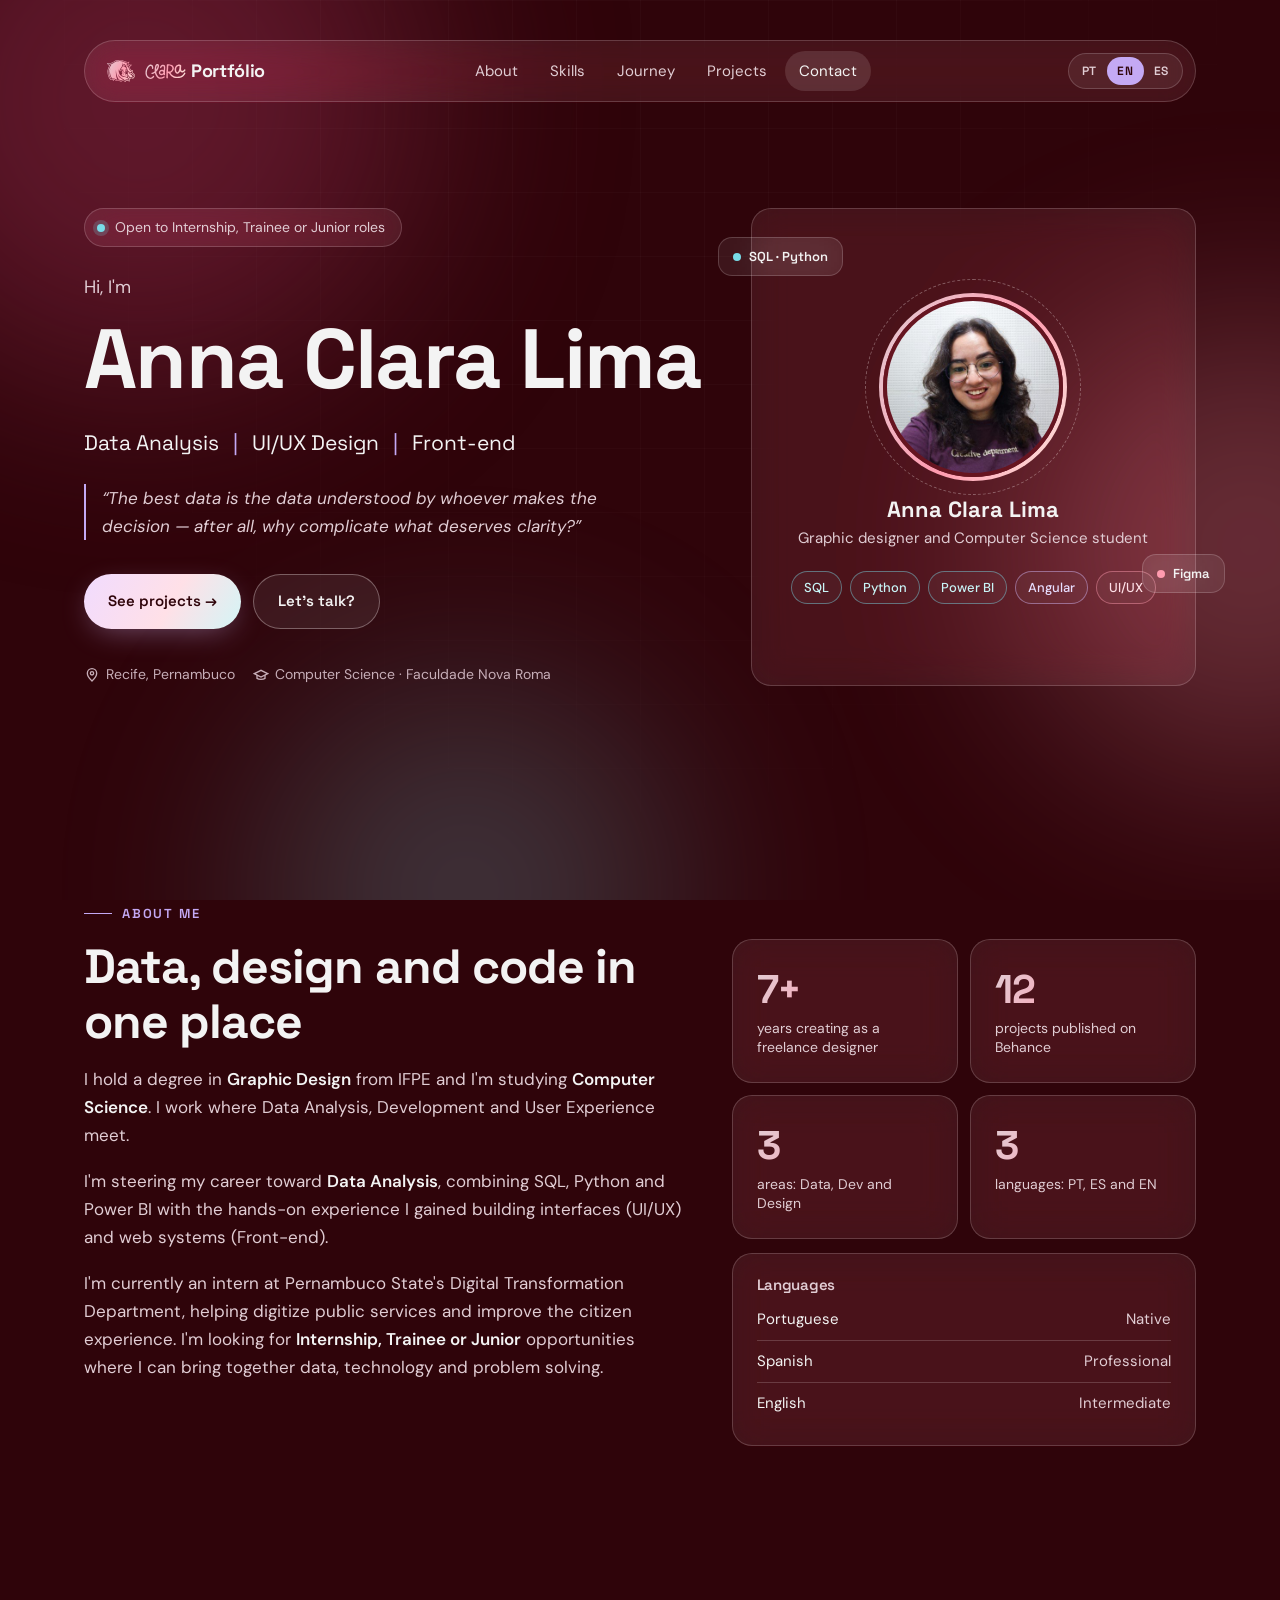
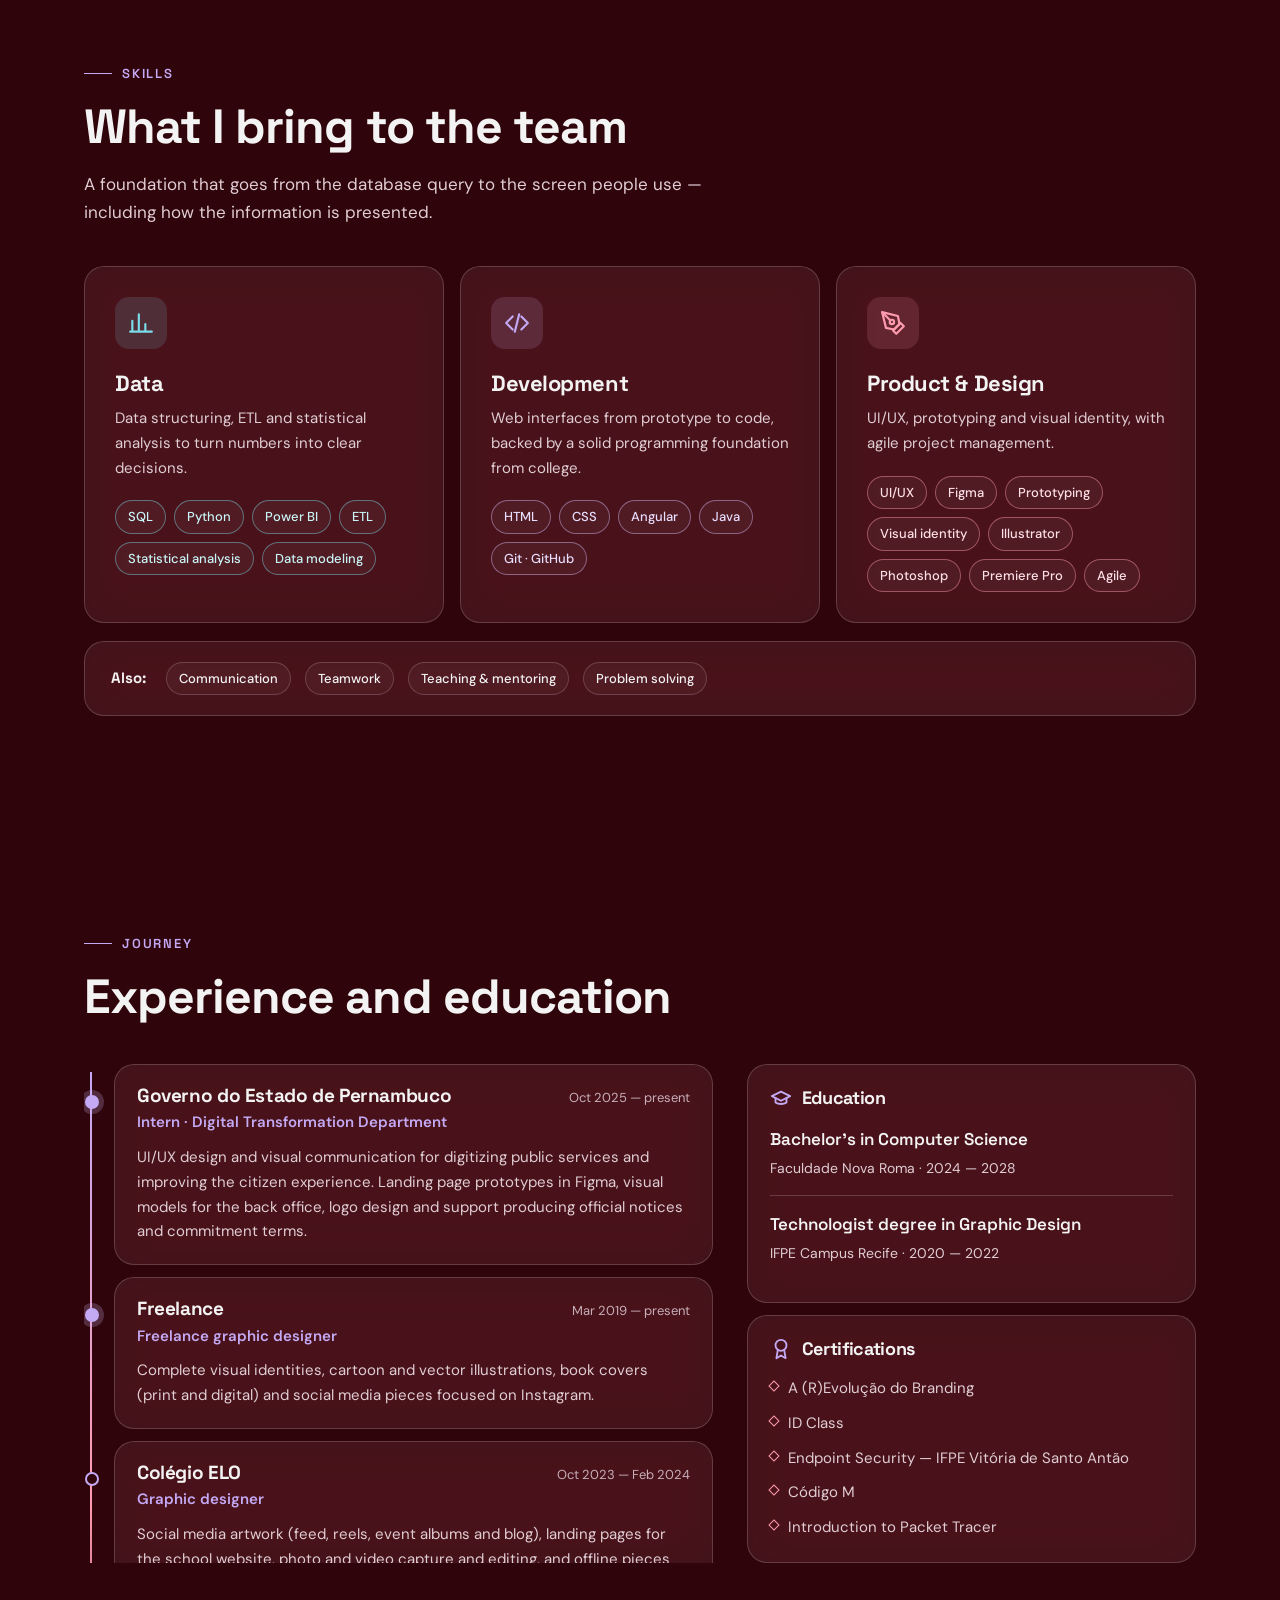
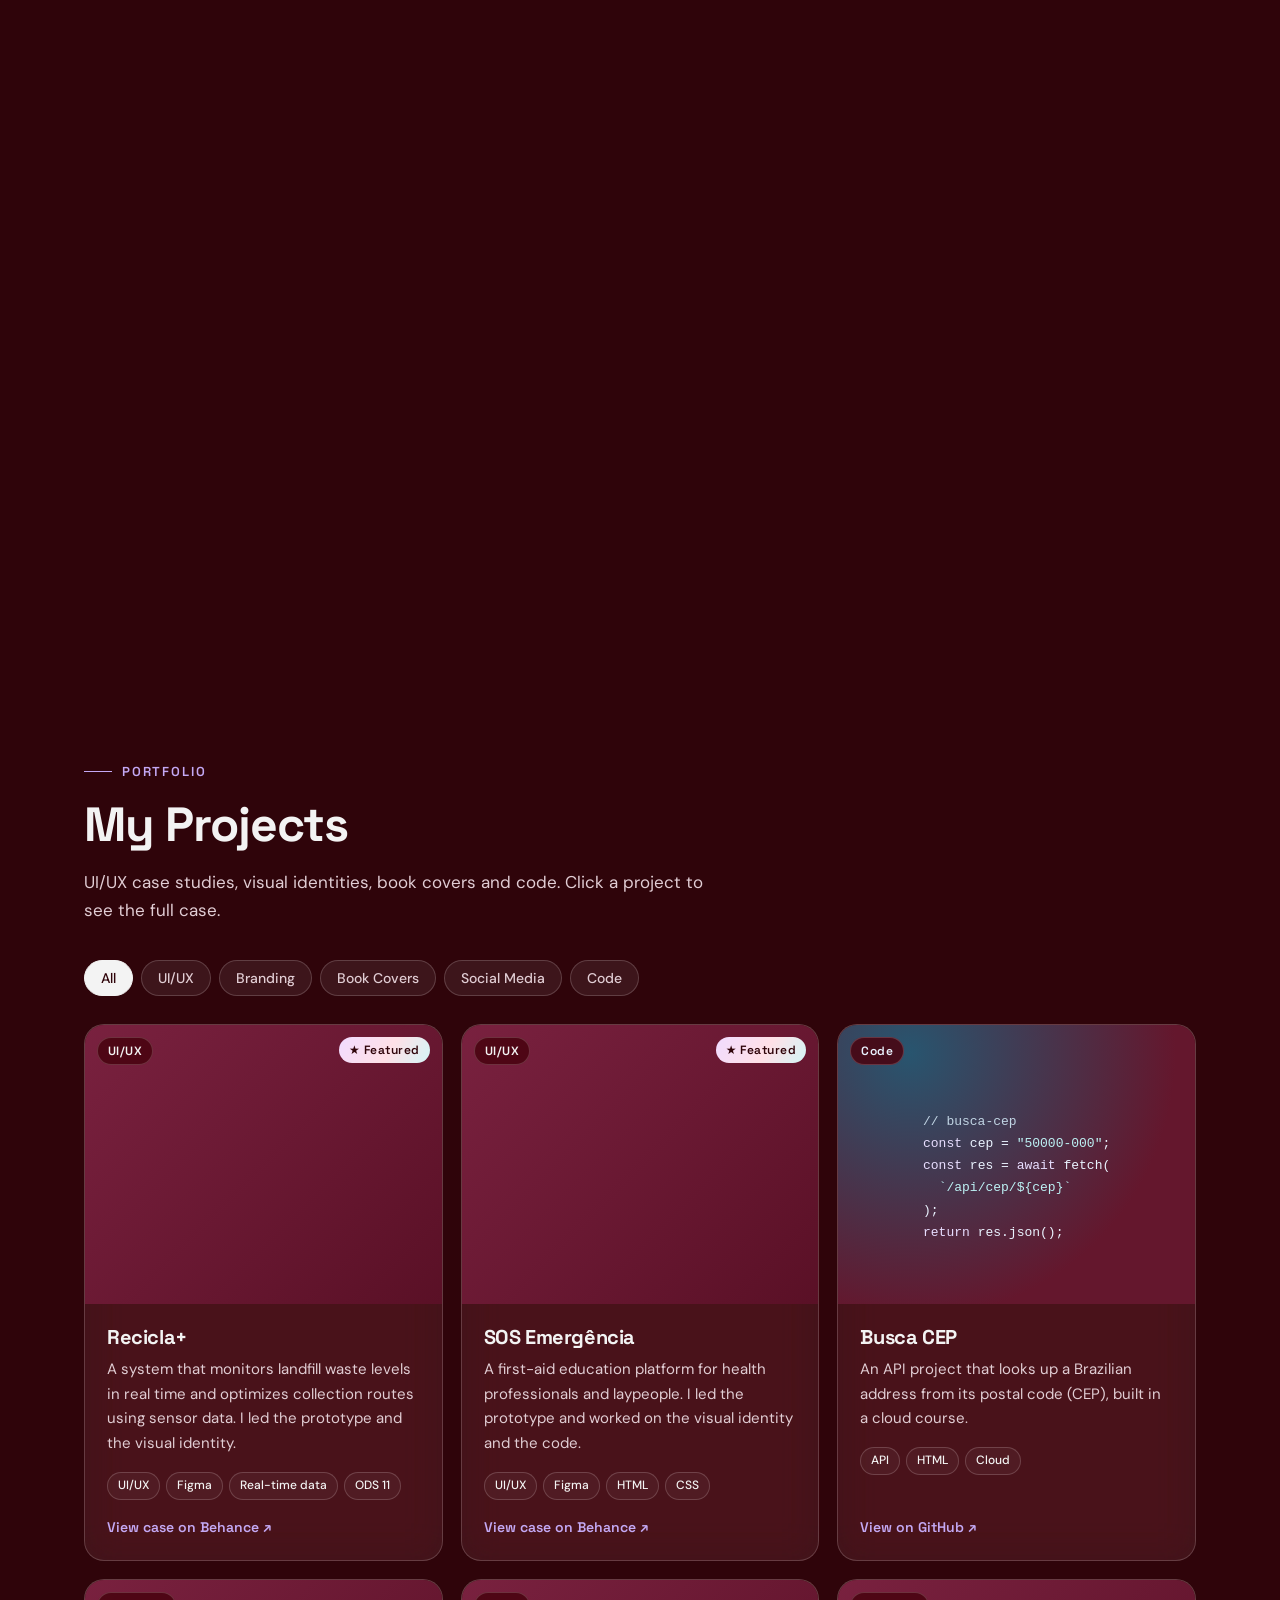
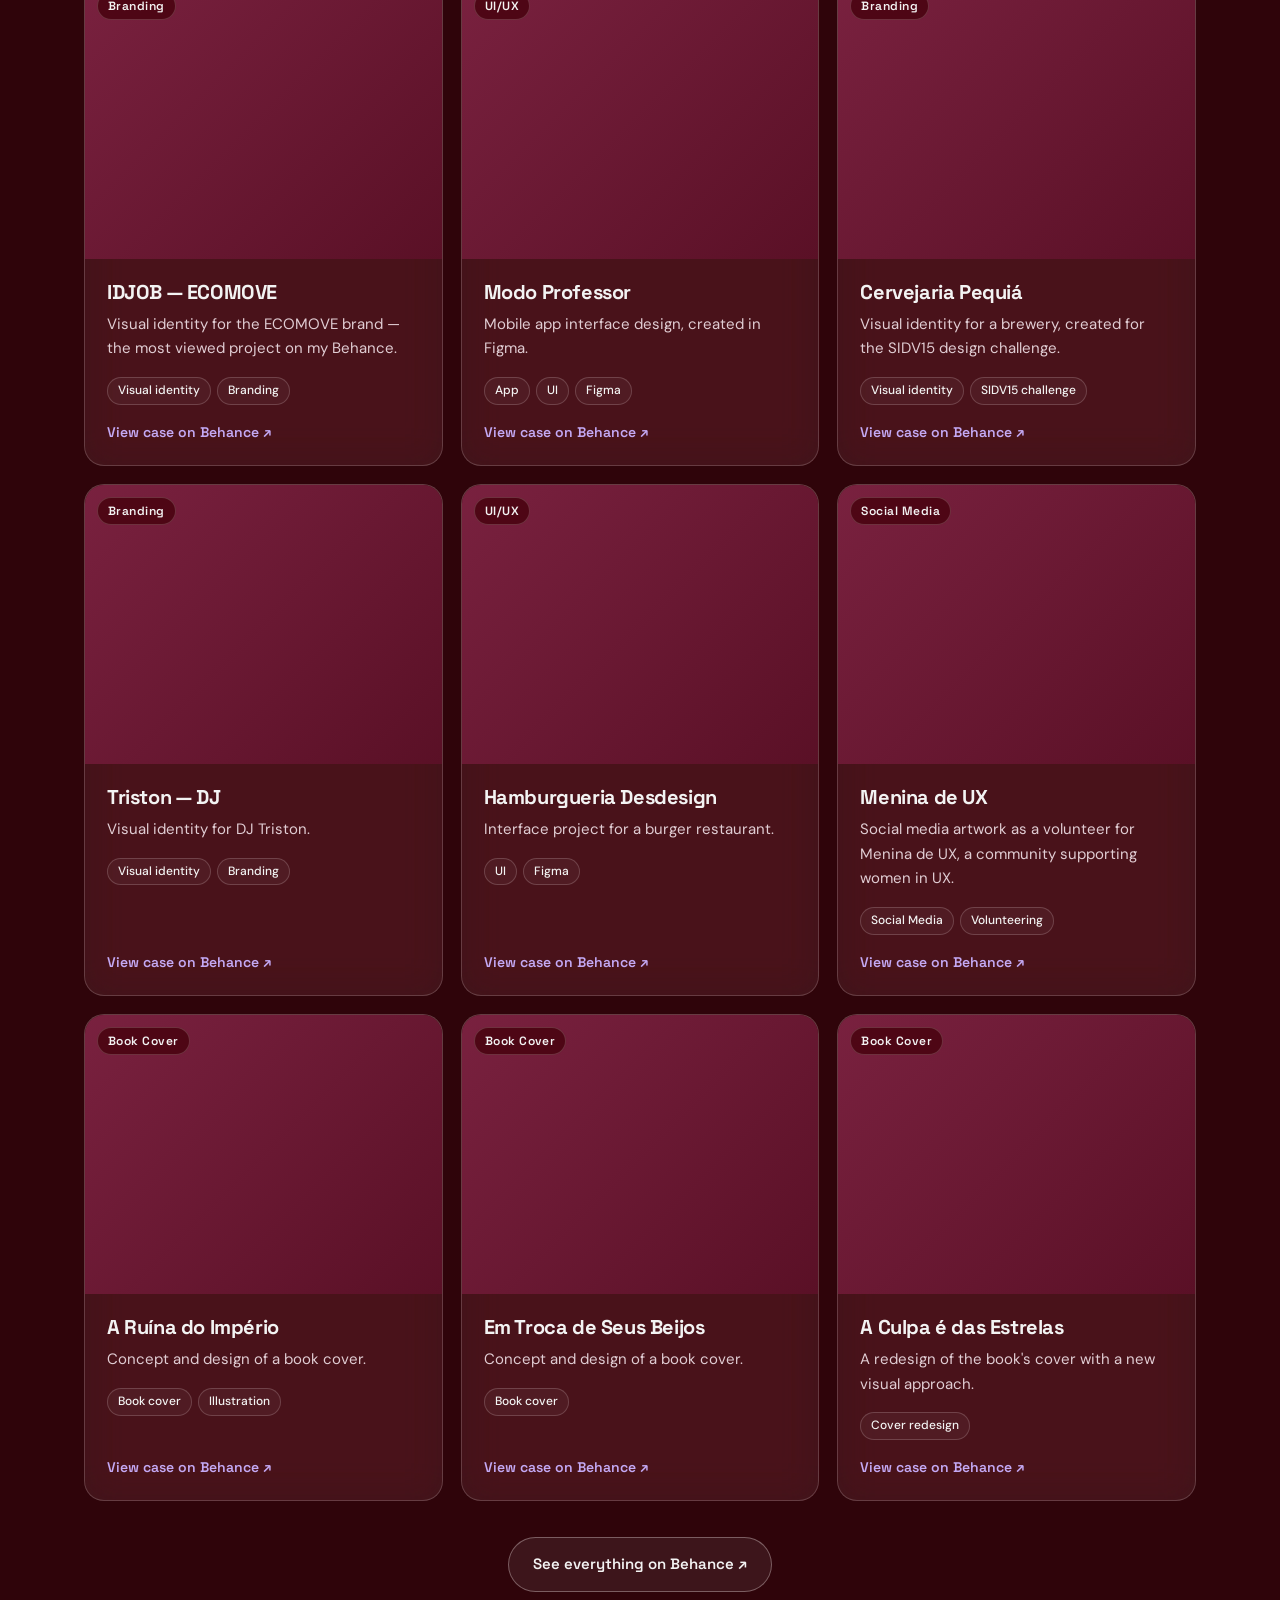
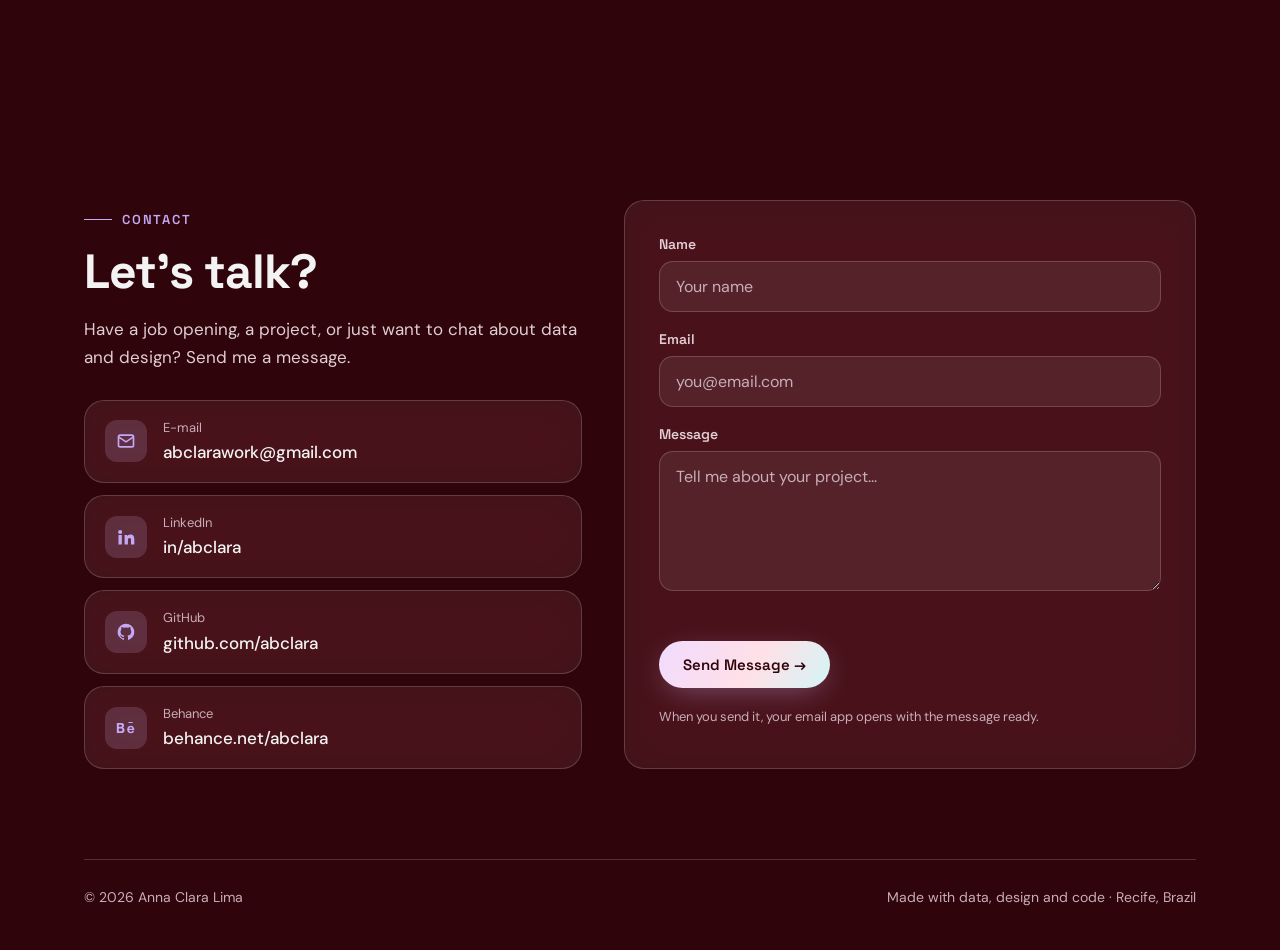
<file: front/index.html>
<!DOCTYPE html>
<html lang="pt-br">

<head>
    <meta charset="UTF-8">
    <meta name="viewport" content="width=device-width, initial-scale=1.0">
    <title>Clara Portfólio</title>
    <meta name="description" content="Portfólio de Anna Clara Lima — Analista de Dados, UI/UX e Front-end em Recife.">
    <meta name="theme-color" content="#2f040a">

    <!-- Ícone da aba -->
    <link rel="icon" href="./favicon.ico" sizes="32x32">
    <link rel="icon" href="./img/favicon.svg" type="image/svg+xml">
    <link rel="apple-touch-icon" href="./img/apple-touch-icon.png">

    <!-- Prévia ao compartilhar o link (WhatsApp, LinkedIn, Slack, Discord...) -->
    <meta property="og:type" content="website">
    <meta property="og:locale" content="pt_BR">
    <meta property="og:site_name" content="Anna Clara Lima">
    <meta property="og:title" content="Anna Clara Lima · Portfólio">
    <meta property="og:description" content="Portfólio de Anna Clara Lima — Analista de Dados, UI/UX e Front-end em Recife.">
    <meta property="og:url" content="https://abclara.github.io/">
    <meta property="og:image" content="https://abclara.github.io/img/og.png">
    <meta property="og:image:width" content="1200">
    <meta property="og:image:height" content="630">
    <meta property="og:image:alt" content="Anna Clara Lima — Analista de Dados, UI/UX e Front-end">
    <meta name="twitter:card" content="summary_large_image">
    <link rel="preconnect" href="https://fonts.googleapis.com">
    <link rel="preconnect" href="https://fonts.gstatic.com" crossorigin>
    <link
        href="https://fonts.googleapis.com/css2?family=Space+Grotesk:wght@500;600;700&family=DM+Sans:opsz,wght@9..40,400;9..40,500;9..40,600&display=swap"
        rel="stylesheet">
    <link rel="stylesheet" href="./styles.css">
    <script src="./home.js" defer></script>
</head>
<body>
  <div class="bg-glow" aria-hidden="true"><span></span><span></span><span></span></div>
  <div class="bg-grid" aria-hidden="true"></div>

  <!-- MENU -->
  <header class="menu">
    <div class="container">
      <nav class="glass-card" aria-label="Principal">
        <a class="menu-brand" href="#inicio"><span class="logo-doll" aria-hidden="true"></span><span class="txt"><span class="logo-name" aria-hidden="true"></span><span class="visually-hidden">Clara</span> Portfólio</span></a>
        <ul class="nav-links" id="nav-links">
          <li><a href="#sobre" data-i18n="nav.about">Sobre</a></li>
          <li><a href="#skills" data-i18n="nav.skills">Skills</a></li>
          <li><a href="#trajetoria" data-i18n="nav.journey">Trajetória</a></li>
          <li><a href="#projetos" data-i18n="nav.projects">Projetos</a></li>
          <li><a href="#contato" data-i18n="nav.contact">Contato</a></li>
        </ul>
        <div class="nav-right">
          <fieldset class="lang-switch">
            <legend class="visually-hidden" data-i18n="nav.language">Idioma</legend>
            <button type="button" data-lang="pt" aria-pressed="true">PT</button>
            <button type="button" data-lang="en" aria-pressed="false">EN</button>
            <button type="button" data-lang="es" aria-pressed="false">ES</button>
          </fieldset>
          <button class="menu-toggle" type="button" aria-controls="nav-links" aria-expanded="false" aria-label="Abrir menu">
            <svg aria-hidden="true" focusable="false" width="18" height="18" viewBox="0 0 24 24" fill="none" stroke="currentColor" stroke-width="2" stroke-linecap="round"><path d="M4 7h16M4 12h16M4 17h16"/></svg>
          </button>
        </div>
      </nav>
    </div>
  </header>

  <main>
    <!-- BANNER -->
    <section class="banner" id="inicio">
      <div class="container banner-grid">
        <div>
          <div class="status-pill glass-card reveal"><span class="live" aria-hidden="true"></span><span data-i18n="hero.status">Aberta a Estágio, Trainee ou Júnior</span></div>
          <p class="hello reveal" data-i18n="hero.hello">Olá, eu sou</p>
          <h1 class="reveal">Anna Clara Lima</h1>
          <div class="roles reveal">
            <span data-i18n="hero.role1">Análise de Dados</span>
            <span>UI/UX Design</span>
            <span>Front-end</span>
          </div>
          <p class="banner-quote reveal" data-i18n="hero.quote">“O melhor dado é aquele que é compreendido por quem decide — afinal, para quê complicar o que merece clareza?”</p>
          <div class="banner-ctas reveal">
            <a class="btn-primary" href="#projetos" data-i18n="hero.cta1">Ver projetos →</a>
            <a class="btn-ghost" href="#contato" data-i18n="hero.cta2">Vamos trocar ideia?</a>
          </div>
          <div class="banner-meta reveal">
            <span>
              <svg aria-hidden="true" focusable="false" width="16" height="16" viewBox="0 0 24 24" fill="none" stroke="currentColor" stroke-width="2"><path d="M12 21s-7-6.2-7-11.5A7 7 0 0 1 19 9.5C19 14.8 12 21 12 21z"/><circle cx="12" cy="9.5" r="2.5"/></svg>
              Recife, Pernambuco
            </span>
            <span>
              <svg aria-hidden="true" focusable="false" width="16" height="16" viewBox="0 0 24 24" fill="none" stroke="currentColor" stroke-width="2"><path d="M22 10 12 5 2 10l10 5 10-5z"/><path d="M6 12v5c3 2 9 2 12 0v-5"/></svg>
              <span data-i18n="hero.meta">Ciência da Computação · Faculdade Nova Roma</span>
            </span>
          </div>
        </div>

        <div class="profile-card glass-card reveal">
          <div class="float-chip glass-card one"><i style="background:var(--teal)"></i>SQL · Python</div>
          <div class="float-chip glass-card two"><i style="background:var(--pink)"></i>Figma</div>
          <div class="avatar"><img src="[data-uri]" alt="Foto de Anna Clara Lima" width="400" height="400"></div>
          <p class="profile-name">Anna Clara Lima</p>
          <p class="sub" data-i18n="hero.cardSub">Analista de Dados | Estudante de Ciência da Computação | Designer gráfica</p>
          <div class="profile-stack">
            <span class="chip data">SQL</span>
            <span class="chip data">Python</span>
            <span class="chip data">Power BI</span>
            <span class="chip dev">Angular</span>
            <span class="chip design">UI/UX</span>
          </div>
        </div>
      </div>
    </section>

    <!-- SOBRE MIM -->
    <section id="sobre">
      <div class="container">
        <span class="eyebrow" data-i18n="about.eyebrow">Sobre mim</span>
        <div class="about-grid">
          <div class="about-text reveal">
            <h2 class="section-title" data-i18n="about.title">Dados, design e código no mesmo lugar</h2>
            <p data-i18n="about.p1">Sou graduada em <strong>Design Gráfico</strong> pelo IFPE e estudante de <strong>Ciência da Computação</strong>. Atuo na intersecção entre Análise de Dados, Desenvolvimento e Experiência do Usuário.</p>
            <p data-i18n="about.p2">Venho direcionando minha carreira para a <strong>Análise de Dados</strong>, combinando SQL, Python e Power BI com a experiência prática que adquiri desenvolvendo interfaces (UI/UX) e sistemas web (Front-end).</p>
            <p data-i18n="about.p3">Hoje sou estagiária na Secretaria de Transformação Digital do Governo de Pernambuco, ajudando a digitalizar serviços e melhorar a experiência do cidadão. Busco oportunidades de <strong>Estágio, Trainee ou Júnior</strong> onde eu possa unir dados, tecnologia e resolução de problemas.</p>
          </div>
          <div class="reveal">
            <div class="stats">
              <div class="stat glass-card"><div class="num grad-text">7+</div><div class="label" data-i18n="about.stat1">anos criando como designer freelancer</div></div>
              <div class="stat glass-card"><div class="num grad-text">12</div><div class="label" data-i18n="about.stat2">projetos publicados no Behance</div></div>
              <div class="stat glass-card"><div class="num grad-text">3</div><div class="label" data-i18n="about.stat3">frentes: Dados, Dev e Design</div></div>
              <div class="stat glass-card"><div class="num grad-text">3</div><div class="label" data-i18n="about.stat4">idiomas: PT, ES e EN</div></div>
            </div>
            <div class="about-langs glass-card">
              <h3 data-i18n="about.langs">Idiomas</h3>
              <div class="lang-row"><span data-i18n="lang.pt">Português</span><span data-i18n="lang.ptLvl">Nativo</span></div>
              <div class="lang-row"><span data-i18n="lang.es">Espanhol</span><span data-i18n="lang.esLvl">Profissional</span></div>
              <div class="lang-row"><span data-i18n="lang.en">Inglês</span><span data-i18n="lang.enLvl">Intermediário</span></div>
            </div>
          </div>
        </div>
      </div>
    </section>

    <!-- SKILLS -->
    <section id="skills">
      <div class="container">
        <span class="eyebrow">Skills</span>
        <h2 class="section-title reveal" data-i18n="skills.title">O que eu levo para o time</h2>
        <p class="section-lead reveal" data-i18n="skills.lead">Uma base que vai da consulta no banco até a tela que a pessoa usa — e passa pela forma como a informação é apresentada.</p>

        <div class="skills-grid">
          <article class="skill-card glass-card data reveal">
            <div class="skill-icon" aria-hidden="true">
              <svg width="26" height="26" viewBox="0 0 24 24" fill="none" stroke="currentColor" stroke-width="2" stroke-linecap="round"><path d="M4 20V10M10 20V4M16 20v-7M22 20H2"/></svg>
            </div>
            <h3 data-i18n="skills.dataTitle">Dados</h3>
            <p data-i18n="skills.dataText">Estruturação de bases, ETL e análise estatística para transformar números em decisões claras.</p>
            <div class="chips">
              <span class="chip data">SQL</span><span class="chip data">Python</span><span class="chip data">Power BI</span><span class="chip data">ETL</span><span class="chip data" data-i18n="skills.stats">Análise estatística</span><span class="chip data" data-i18n="skills.bases">Estruturação de bases</span>
            </div>
          </article>
          <article class="skill-card glass-card dev reveal">
            <div class="skill-icon" aria-hidden="true">
              <svg width="26" height="26" viewBox="0 0 24 24" fill="none" stroke="currentColor" stroke-width="2" stroke-linecap="round" stroke-linejoin="round"><path d="m8 6-6 6 6 6M16 6l6 6-6 6M14 4l-4 16"/></svg>
            </div>
            <h3 data-i18n="skills.devTitle">Desenvolvimento</h3>
            <p data-i18n="skills.devText">Interfaces web do protótipo ao código, com base sólida de programação da faculdade.</p>
            <div class="chips">
              <span class="chip dev">HTML</span><span class="chip dev">CSS</span><span class="chip dev">Angular</span><span class="chip dev">Java</span><span class="chip dev">Git · GitHub</span>
            </div>
          </article>
          <article class="skill-card glass-card design reveal">
            <div class="skill-icon" aria-hidden="true">
              <svg width="26" height="26" viewBox="0 0 24 24" fill="none" stroke="currentColor" stroke-width="2" stroke-linecap="round" stroke-linejoin="round"><path d="M12 19l7-7 3 3-7 7-3-3z"/><path d="M18 13l-1.5-7.5L2 2l3.5 14.5L13 18l5-5z"/><path d="M2 2l7.6 7.6"/><circle cx="11" cy="11" r="2"/></svg>
            </div>
            <h3 data-i18n="skills.designTitle">Produto &amp; Design</h3>
            <p data-i18n="skills.designText">UI/UX, prototipagem e identidade visual, com gestão de projetos em metodologias ágeis.</p>
            <div class="chips">
              <span class="chip design">UI/UX</span><span class="chip design">Figma</span><span class="chip design" data-i18n="skills.proto">Prototipagem</span><span class="chip design" data-i18n="skills.brand">Identidade visual</span><span class="chip design">Illustrator</span><span class="chip design">Photoshop</span><span class="chip design">Premiere Pro</span><span class="chip design">Agile</span>
            </div>
          </article>
        </div>
        <div class="soft-skills glass-card reveal">
          <strong data-i18n="skills.soft">Também:</strong>
          <span class="chip" data-i18n="skills.soft1">Comunicação</span>
          <span class="chip" data-i18n="skills.soft2">Trabalho em equipe</span>
          <span class="chip" data-i18n="skills.soft3">Ensino e mentoria</span>
          <span class="chip" data-i18n="skills.soft4">Resolução de problemas</span>
        </div>
      </div>
    </section>

    <!-- TRAJETÓRIA -->
    <section id="trajetoria">
      <div class="container">
        <div class="journey-stage">
          <div class="journey-scene">
            <span class="eyebrow" data-i18n="journey.eyebrow">Trajetória</span>
            <h2 class="section-title reveal" id="journey-title" data-i18n="journey.title">Experiência e formação</h2>

            <div class="journey-grid">
          <section class="timeline" aria-labelledby="journey-title">
            <div class="timeline-track">
            <article class="tl-item glass-card current reveal">
              <div class="tl-head"><h3>Governo do Estado de Pernambuco</h3><span class="tl-date" data-i18n="exp.gov.date">out 2025 — atual</span></div>
              <div class="tl-role" data-i18n="exp.gov.role">Estagiária · Secretaria de Transformação Digital</div>
              <p data-i18n="exp.gov.text">UI/UX Design e comunicação visual para a digitalização de serviços e a melhoria da experiência do cidadão. Prototipação de landing pages no Figma, modelos visuais para o backoffice, criação de logos e apoio na geração de comunicados oficiais e termos de compromisso.</p>
            </article>
            <article class="tl-item glass-card current reveal">
              <div class="tl-head"><h3>Freelance</h3><span class="tl-date" data-i18n="exp.free.date">mar 2019 — atual</span></div>
              <div class="tl-role" data-i18n="exp.free.role">Designer gráfica autônoma</div>
              <p data-i18n="exp.free.text">Identidades visuais completas, ilustrações em estilo cartoon e vetorizado, capas de livros (físico e digital) e peças para redes sociais com foco no Instagram.</p>
            </article>
            <article class="tl-item glass-card reveal">
              <div class="tl-head"><h3>Colégio ELO</h3><span class="tl-date" data-i18n="exp.elo.date">out 2023 — fev 2024</span></div>
              <div class="tl-role" data-i18n="exp.elo.role">Designer gráfica</div>
              <p data-i18n="exp.elo.text">Artes para redes sociais (feed, reels, álbuns de eventos e blog), landing pages para o site do colégio, captação e edição de foto e vídeo, e peças offline como banners e sinalização.</p>
            </article>
            <article class="tl-item glass-card reveal">
              <div class="tl-head"><h3>TR Digital</h3><span class="tl-date" data-i18n="exp.tr.date">nov 2020 — fev 2021</span></div>
              <div class="tl-role" data-i18n="exp.tr.role">Estagiária</div>
              <p data-i18n="exp.tr.text">Artes para redes sociais e capas para o YouTube, gestão e agendamento de posts da empresa e de clientes, e diagramação de materiais de cursos em PDF.</p>
            </article>
            <article class="tl-item glass-card reveal">
              <div class="tl-head"><h3>Escola SAGA</h3><span class="tl-date" data-i18n="exp.saga.date">mai 2019 — mar 2020</span></div>
              <div class="tl-role" data-i18n="exp.saga.role">Monitora</div>
              <p data-i18n="exp.saga.text">Apoio ao professor em sala, aulas de reposição e oficinas de um mês de Adobe Photoshop: edição, manipulação de imagens e pintura digital.</p>
            </article>
            </div>
          </section>

          <div class="side-stack">
            <div class="side-block glass-card reveal">
              <h3>
                <svg class="side-ic" aria-hidden="true" focusable="false" width="22" height="22" viewBox="0 0 24 24" fill="none" stroke="currentColor" stroke-width="2" stroke-linecap="round" stroke-linejoin="round"><path d="M22 10 12 5 2 10l10 5 10-5z"/><path d="M6 12v5c3 2 9 2 12 0v-5"/></svg>
                <span data-i18n="journey.edu">Formação</span>
              </h3>
              <div class="edu">
                <strong data-i18n="edu.cc">Bacharelado em Ciência da Computação</strong>
                <span>Faculdade Nova Roma · 2024 — 2028</span>
              </div>
              <div class="edu">
                <strong data-i18n="edu.dg">Tecnologia em Design Gráfico (CST)</strong>
                <span>IFPE Campus Recife · 2020 — 2022</span>
              </div>
            </div>
            <div class="side-block glass-card reveal">
              <h3>
                <svg class="side-ic" aria-hidden="true" focusable="false" width="22" height="22" viewBox="0 0 24 24" fill="none" stroke="currentColor" stroke-width="2" stroke-linecap="round" stroke-linejoin="round"><circle cx="12" cy="8" r="6"/><path d="M15.477 12.89 17 22l-5-3-5 3 1.523-9.11"/></svg>
                <span data-i18n="journey.certs">Certificações</span>
              </h3>
              <ul class="cert-list">
                <li>A (R)Evolução do Branding</li>
                <li>ID Class</li>
                <li data-i18n="cert.endpoint">Segurança de Endpoint — IFPE Vitória de Santo Antão</li>
                <li>Código M</li>
                <li>Introduction to Packet Tracer</li>
              </ul>
            </div>
          </div>
          </div>
        </div>
        </div>
      </div>
    </section>

    <!-- PROJETOS -->
    <section id="projetos">
      <div class="container">
        <span class="eyebrow" data-i18n="projects.eyebrow">Portfólio</span>
        <div class="projects-head">
          <div>
            <h2 class="section-title reveal" data-i18n="projects.title">Meus Projetos</h2>
            <p class="section-lead reveal" data-i18n="projects.lead">Cases de UI/UX, identidades visuais, capas de livro e código. Clique em um projeto para ver o case completo.</p>
          </div>
        </div>
        <fieldset class="filters reveal">
          <legend class="visually-hidden" data-i18n="filter.label">Filtrar projetos</legend>
          <button type="button" data-filter="all" aria-pressed="true" data-i18n="filter.all">Todos</button>
          <button type="button" data-filter="uiux" aria-pressed="false">UI/UX</button>
          <button type="button" data-filter="brand" aria-pressed="false" data-i18n="filter.brand">Identidade Visual</button>
          <button type="button" data-filter="cover" aria-pressed="false" data-i18n="filter.cover">Capas de Livro</button>
          <button type="button" data-filter="social" aria-pressed="false" data-i18n="filter.social">Social Media</button>
          <button type="button" data-filter="code" aria-pressed="false" data-i18n="filter.code">Código</button>
        </fieldset>
        <div class="projects-grid" id="projects-grid"></div>
        <div class="more-cta reveal">
          <a class="btn-ghost" href="https://www.behance.net/abclara" target="_blank" rel="noopener" data-i18n="projects.more">Ver tudo no Behance ↗</a>
        </div>
      </div>
    </section>
  </main>

  <!-- CONTATO -->
  <footer id="contato">
    <div class="container">
      <div class="contact-grid">
        <div class="reveal">
          <span class="eyebrow" data-i18n="contact.eyebrow">Contato</span>
          <h2 class="section-title" data-i18n="contact.title">Vamos trocar ideia?</h2>
          <p class="section-lead" data-i18n="contact.lead">Tem uma vaga, um projeto ou só quer conversar sobre dados e design? Me manda uma mensagem.</p>
          <div class="contact-links">
            <a class="contact-link glass-card" href="mailto:abclarawork@gmail.com">
              <span class="ic" aria-hidden="true"><svg width="20" height="20" viewBox="0 0 24 24" fill="none" stroke="currentColor" stroke-width="2"><rect x="3" y="5" width="18" height="14" rx="2"/><path d="m3 7 9 6 9-6"/></svg></span>
              <div><small>E-mail</small><span>abclarawork@gmail.com</span></div>
            </a>
            <a class="contact-link glass-card" href="https://www.linkedin.com/in/abclara" target="_blank" rel="noopener">
              <span class="ic" aria-hidden="true"><svg width="20" height="20" viewBox="0 0 24 24" fill="currentColor"><path d="M4.98 3.5a2.5 2.5 0 1 1 0 5 2.5 2.5 0 0 1 0-5zM3 9.5h4V21H3V9.5zm6.5 0h3.8v1.6h.1c.5-1 1.8-2 3.8-2 4 0 4.8 2.6 4.8 6V21h-4v-5.1c0-1.2 0-2.8-1.7-2.8s-2 1.3-2 2.7V21h-4V9.5z"/></svg></span>
              <div><small>LinkedIn</small><span>in/abclara</span></div>
            </a>
            <a class="contact-link glass-card" href="https://github.com/abclara" target="_blank" rel="noopener">
              <span class="ic" aria-hidden="true"><svg width="20" height="20" viewBox="0 0 24 24" fill="currentColor"><path d="M12 2a10 10 0 0 0-3.2 19.5c.5.1.7-.2.7-.5v-1.7c-2.8.6-3.4-1.3-3.4-1.3-.5-1.2-1.1-1.5-1.1-1.5-.9-.6.1-.6.1-.6 1 .1 1.5 1 1.5 1 .9 1.5 2.3 1.1 2.9.8.1-.6.3-1.1.6-1.3-2.2-.3-4.6-1.1-4.6-5 0-1.1.4-2 1-2.7-.1-.3-.4-1.3.1-2.7 0 0 .8-.3 2.8 1a9.6 9.6 0 0 1 5 0c1.9-1.3 2.8-1 2.8-1 .5 1.4.2 2.4.1 2.7.6.7 1 1.6 1 2.7 0 3.9-2.3 4.7-4.6 5 .4.3.7.9.7 1.9V21c0 .3.2.6.7.5A10 10 0 0 0 12 2z"/></svg></span>
              <div><small>GitHub</small><span>github.com/abclara</span></div>
            </a>
            <a class="contact-link glass-card" href="https://www.behance.net/abclara" target="_blank" rel="noopener">
              <span class="ic" aria-hidden="true"><svg width="20" height="20" viewBox="0 0 24 24" fill="currentColor"><path d="M8.2 11.3c.9-.4 1.5-1.2 1.5-2.4C9.7 6.6 8 6 6 6H1v12h5.2c2.1 0 4.1-1 4.1-3.4 0-1.5-.7-2.6-2.1-3.3zM3.4 8h2.2c.8 0 1.6.2 1.6 1.2 0 .9-.6 1.2-1.4 1.2H3.4V8zm2.4 8H3.4v-3.3h2.5c1 0 1.7.4 1.7 1.6 0 1.2-.8 1.7-1.8 1.7zM15 4.7h5v1.4h-5V4.7zm7 9.2c0-2.6-1.5-4.7-4.2-4.7-2.6 0-4.4 2-4.4 4.6 0 2.7 1.7 4.5 4.4 4.5 2 0 3.4-.9 4-3h-2.1c-.2.8-1.1 1.2-1.9 1.2-1.4 0-2.1-.8-2.1-2.2H22v-.4zm-6.3-1.1c.1-1.1.8-1.8 2-1.8s1.8.7 1.9 1.8h-3.9z"/></svg></span>
              <div><small>Behance</small><span>behance.net/abclara</span></div>
            </a>
          </div>
        </div>

        <div class="glass-card contact-card reveal">
          <form class="contact-form" id="contact-form" novalidate>
            <div class="form-field">
              <label class="form-label" for="f-name" data-i18n="contact.form.name">Nome</label>
              <input class="form-input" id="f-name" name="name" type="text" autocomplete="name" placeholder="Seu nome" data-i18n-placeholder="contact.form.namePh" required>
            </div>
            <div class="form-field">
              <label class="form-label" for="f-email" data-i18n="contact.form.email">E-mail</label>
              <input class="form-input" id="f-email" name="email" type="email" autocomplete="email" placeholder="seu@email.com" data-i18n-placeholder="contact.form.emailPh" required>
            </div>
            <div class="form-field">
              <label class="form-label" for="f-msg" data-i18n="contact.form.message">Mensagem</label>
              <textarea class="form-textarea" id="f-msg" name="message" placeholder="Conte sobre seu projeto..." data-i18n-placeholder="contact.form.messagePh" required></textarea>
            </div>
            <p class="form-error" id="form-error" role="alert"></p>
            <button class="btn-primary" type="submit" style="align-self:flex-start" data-i18n="contact.form.send">Enviar Mensagem →</button>
            <p class="form-note" data-i18n="contact.form.note">Ao enviar, seu app de e-mail abre com a mensagem pronta.</p>
          </form>
        </div>
      </div>

      <div class="footer-bottom">
        <span>© <span id="year">2026</span> Anna Clara Lima</span>
        <span data-i18n="footer.made">Feito com dados, design e código · Recife, PE</span>
      </div>
    </div>
  </footer>
</body>
</html>
</file>
<file: front/styles.css>
:root {
        --bg: #2f040a;
        --bg-2: #661520;
        --text: #f3f3f3;
        --beige : #fceae0;
        --muted: #E1CDD4;
        --faint: #C7AEB8;
        --purple: #c4a9f4;
        --purple-deep: #9B3154;
        --pink: #FF9BAF;
        --teal: #79DCE8;
        --glass: rgba(255, 244, 246, 0.07);
        --glass-strong: rgba(255, 244, 246, 0.12);
        --stroke: rgba(255, 244, 246, 0.18);
        --stroke-strong: rgba(255, 244, 246, 0.32);
        --radius: 20px;
        --gradient: linear-gradient(120deg, var(--muted) 0%, var(--pink) 55%, var(--beige) 100%);
        --gradient-soft: linear-gradient(120deg, #F1DBFF 0%, #FFE0E7 55%, #D4F5F6 100%);
        --font-head: "Space Grotesk", system-ui, sans-serif;
        --font-body: "DM Sans", system-ui, sans-serif;
        --max: 1160px;
    }

    *,
    *::before,
    *::after {
        box-sizing: border-box;
    }

    html {
        scroll-behavior: smooth;
        scroll-padding-top: 88px;
    }

    body {
        margin: 0;
        background: var(--bg);
        color: var(--text);
        font-family: var(--font-body);
        font-size: 17px;
        line-height: 1.65;
        -webkit-font-smoothing: antialiased;
        overflow-x: clip;
    }

    img {
        max-width: 100%;
        display: block;
    }

    a {
        color: inherit;
        text-decoration: none;
    }

    .visually-hidden {
        position: absolute;
        width: 1px;
        height: 1px;
        padding: 0;
        margin: -1px;
        overflow: hidden;
        clip: rect(0, 0, 0, 0);
        white-space: nowrap;
        border: 0;
    }

    h1,
    h2,
    h3,
    h4 {
        font-family: var(--font-head);
        line-height: 1.15;
        margin: 0;
        letter-spacing: -0.02em;
    }

    p {
        margin: 0;
    }

    :focus-visible {
        outline: 2px solid var(--pink);
        outline-offset: 3px;
        border-radius: 6px;
    }

    /* Fundo com brilhos */
    .bg-glow {
        position: fixed;
        inset: 0;
        z-index: -1;
        pointer-events: none;
        overflow: hidden;
    }

    .bg-glow span {
        position: absolute;
        border-radius: 50%;
        filter: blur(110px);
        opacity: .45;
    }

    .bg-glow span:nth-child(1) {
        width: 560px;
        height: 560px;
        background: var(--purple-deep);
        top: -180px;
        left: -140px;
    }

    .bg-glow span:nth-child(2) {
        width: 460px;
        height: 460px;
        background: var(--pink);
        top: 35%;
        right: -200px;
        opacity: .28;
    }

    .bg-glow span:nth-child(3) {
        width: 420px;
        height: 420px;
        background: var(--teal);
        bottom: -200px;
        left: 20%;
        opacity: .22;
    }

    .bg-grid {
        position: fixed;
        inset: 0;
        z-index: -1;
        pointer-events: none;
        background-image: linear-gradient(rgba(255, 255, 255, .025) 1px, transparent 1px),
            linear-gradient(90deg, rgba(255, 255, 255, .025) 1px, transparent 1px);
        background-size: 64px 64px;
        mask-image: radial-gradient(ellipse at 50% 0%, #000 30%, transparent 75%);
    }

    .container {
        width: 100%;
        max-width: var(--max);
        margin: 0 auto;
        padding: 0 24px;
    }

    section {
        padding: 110px 0;
    }

    .glass-card {
        background: var(--glass);
        border: 1px solid var(--stroke);
        border-radius: var(--radius);
        backdrop-filter: blur(18px) saturate(140%);
        -webkit-backdrop-filter: blur(18px) saturate(140%);
    }

    .eyebrow {
        display: inline-flex;
        align-items: center;
        gap: 10px;
        font-family: var(--font-head);
        font-size: 13px;
        font-weight: 600;
        text-transform: uppercase;
        letter-spacing: .14em;
        color: var(--purple);
        margin-bottom: 14px;
    }

    .eyebrow::before {
        content: "";
        width: 28px;
        height: 1px;
        background: currentColor;
    }

    .section-title {
        font-size: clamp(32px, 4.5vw, 48px);
        margin-bottom: 16px;
    }

    .section-lead {
        color: var(--muted);
        max-width: 620px;
    }

    .grad-text {
        background: var(--gradient);
        -webkit-background-clip: text;
        background-clip: text;
        color: transparent;
    }

    /* Botões */
    .btn-primary,
    .btn-ghost {
        display: inline-flex;
        align-items: center;
        gap: 8px;
        font-family: var(--font-head);
        font-weight: 600;
        font-size: 15px;
        padding: 14px 24px;
        border-radius: 999px;
        cursor: pointer;
        transition: transform .2s ease, box-shadow .2s ease, background .2s ease, border-color .2s ease;
    }

    .btn-primary {
        border: 0;
        color: var(--bg);
        background: var(--gradient-soft);
        box-shadow: 0 8px 30px -8px rgba(213, 189, 255, .42);
    }

    .btn-primary:hover {
        transform: translateY(-2px);
        box-shadow: 0 14px 40px -10px rgba(255, 155, 175, .5);
    }

    .btn-ghost {
        border: 1px solid var(--stroke-strong);
        color: var(--text);
        background: var(--glass);
    }

    .btn-ghost:hover {
        background: var(--glass-strong);
        border-color: var(--purple);
        transform: translateY(-2px);
    }

    /* ===== MENU ===== */
    .menu {
        position: sticky;
        top: 0;
        z-index: 50;
        padding: 14px 0;
        margin-top: 2%;    /* Afasta o nav do topo da página */
        margin-bottom: 20px;
    }

    .menu nav {
        display: flex;
        align-items: center;
        justify-content: space-between;
        gap: 16px;
        padding: 10px 12px 10px 22px;
        border-radius: 999px;
    }

    .menu .menu-brand {
        display: flex;
        align-items: center;
        gap: 10px;
        font-family: var(--font-head);
        font-size: 18px;
        font-weight: 700;
        line-height: 1.15;
        letter-spacing: -.02em;
        white-space: nowrap;
    }

    .menu .menu-brand .logo-doll {
        width: 28px;
        height: 24px;
        flex: 0 0 auto;
        background: var(--gradient);
        -webkit-mask: url("./img/logo-doll.svg") center / contain no-repeat;
        mask: url("./img/logo-doll.svg") center / contain no-repeat;
    }

    .nav-links {
        list-style: none;
        display: flex;
        gap: 4px;
        margin: 0;
        padding: 0;
    }

    .nav-links a {
        display: block;
        padding: 8px 14px;
        border-radius: 999px;
        font-size: 15px;
        color: var(--muted);
        transition: color .2s, background .2s;
    }

    .nav-links a:hover,
    .nav-links a.active {
        color: var(--text);
        background: var(--glass-strong);
    }

    .nav-right {
        display: flex;
        align-items: center;
        gap: 8px;
    }

    .lang-switch {
        display: flex;
        min-width: 0;
        margin: 0;
        padding: 3px;
        border-radius: 999px;
        border: 1px solid var(--stroke);
        background: rgba(255, 244, 246, .07);
    }

    .lang-switch button {
        border: 0;
        background: transparent;
        color: var(--muted);
        cursor: pointer;
        font: 600 12px var(--font-head);
        letter-spacing: .06em;
        padding: 6px 10px;
        border-radius: 999px;
    }

    .lang-switch button[aria-pressed="true"] {
        background: var(--purple);
        color: var(--bg);
    }

    .menu-toggle {
        display: none;
        width: 40px;
        height: 40px;
        border-radius: 50%;
        border: 1px solid var(--stroke);
        background: var(--glass);
        color: var(--text);
        cursor: pointer;
        align-items: center;
        justify-content: center;
    }

    /* ===== BANNER ===== */
    .banner {
        padding: 80px 0 110px;
    }

    .banner-grid {
        display: grid;
        grid-template-columns: 1.25fr .9fr;
        gap: 56px;
        align-items: center;
    }

    .status-pill {
        display: inline-flex;
        align-items: center;
        gap: 10px;
        padding: 7px 16px 7px 12px;
        border-radius: 999px;
        font-size: 14px;
        color: var(--muted);
        margin-bottom: 26px;
    }

    .status-pill .live {
        width: 8px;
        height: 8px;
        border-radius: 50%;
        background: var(--teal);
        box-shadow: 0 0 0 4px rgba(121, 220, 232, .2);
        animation: pulse 2s infinite;
    }

    /* Pulso discreto para indicar disponibilidade. */
    @keyframes pulse {
        50% {
            box-shadow: 0 0 0 8px rgba(121, 220, 232, 0);
        }
    }

    .hello {
        color: var(--muted);
        font-size: 18px;
        margin-bottom: 8px;
    }

    .banner h1 {
        font-size: clamp(44px, 7vw, 84px);
        font-weight: 700;
        margin-bottom: 18px;
    }

    .menu .menu-brand .logo-name {
        display: inline-block;
        width: 2.3em;
        aspect-ratio: 445.74 / 167.02;
        vertical-align: -0.12em;
        background: var(--gradient);
        -webkit-mask: url("./img/logo-name.svg") center / contain no-repeat;
        mask: url("./img/logo-name.svg") center / contain no-repeat;
    }

    .roles {
        display: flex;
        flex-wrap: wrap;
        gap: 8px 14px;
        font-family: var(--font-head);
        font-size: clamp(17px, 2vw, 21px);
        color: var(--text);
        margin-bottom: 24px;
    }

    .roles span:not(:last-child)::after {
        content: "|";
        margin-left: 14px;
        color: var(--purple);
    }

    .banner-quote {
        color: var(--muted);
        max-width: 540px;
        border-left: 2px solid var(--purple);
        padding-left: 16px;
        margin-bottom: 34px;
        font-style: italic;
    }

    .banner-ctas {
        display: flex;
        flex-wrap: wrap;
        gap: 12px;
    }

    .banner-meta {
        display: flex;
        flex-wrap: wrap;
        gap: 18px;
        margin-top: 34px;
        color: var(--faint);
        font-size: 14px;
    }

    .banner-meta span {
        display: inline-flex;
        align-items: center;
        gap: 6px;
    }

    .profile-card {
        position: relative;
        padding: 28px;
        text-align: center;
    }

    .avatar {
        width: 180px;
        height: 180px;
        margin: 6px auto 20px;
        border-radius: 50%;
        display: grid;
        place-items: center;
        position: relative;
        background: radial-gradient(circle at 30% 25%, #8A2948, #64172D 70%);
        font: 700 64px var(--font-head);
        letter-spacing: -.04em;
    }

    .avatar::before {
        content: "";
        position: absolute;
        inset: -4px;
        border-radius: 50%;
        z-index: -1;
        background: var(--gradient);
        filter: blur(.5px);
    }

    .avatar img {
        width: 100%;
        height: 100%;
        border-radius: 50%;
        object-fit: cover;
        object-position: 50% 30%;
        border: 4px solid var(--bg-2);
    }

    .avatar::after {
        content: "";
        position: absolute;
        inset: -18px;
        border-radius: 50%;
        border: 1px dashed var(--stroke-strong);
        animation: spin 30s linear infinite;
    }

    /* Orbita decorativa ao redor da foto. */
    @keyframes spin {
        to {
            transform: rotate(360deg);
        }
    }

    .profile-card .profile-name {
        font-family: var(--font-head);
        font-size: 22px;
        font-weight: 700;
        line-height: 1.15;
    }

    .profile-card .sub {
        color: var(--muted);
        font-size: 15px;
        margin-top: 4px;
    }

    .profile-stack {
        display: flex;
        flex-wrap: wrap;
        justify-content: center;
        gap: 8px;
        margin-top: 20px;
    }

    .chip {
        display: inline-flex;
        align-items: center;
        gap: 6px;
        font-size: 13px;
        font-weight: 500;
        padding: 5px 12px;
        border-radius: 999px;
        border: 1px solid var(--stroke);
        background: rgba(255, 255, 255, .04);
        color: var(--text);
    }

    .chip.data {
        border-color: rgba(121, 220, 232, .45);
        color: #C8F5F7;
    }

    .chip.dev {
        border-color: rgba(213, 189, 255, .45);
        color: #E8DEFF;
    }

    .chip.design {
        border-color: rgba(255, 155, 175, .45);
        color: #FFE0E7;
    }

    .float-chip {
        position: absolute;
        padding: 10px 14px;
        border-radius: 14px;
        font: 600 13px var(--font-head);
        display: flex;
        align-items: center;
        gap: 8px;
        animation: float 6s ease-in-out infinite;
    }

    .float-chip.one {
        top: 28px;
        left: -34px;
    }

    .float-chip.two {
        bottom: 92px;
        right: -30px;
        animation-delay: -3s;
    }

    .float-chip i {
        width: 8px;
        height: 8px;
        border-radius: 50%;
        display: inline-block;
    }

    /* Movimento leve dos chips flutuantes do perfil. */
    @keyframes float {
        50% {
            transform: translateY(-10px);
        }
    }

    /* ===== SOBRE ===== */
    .about-grid {
        display: grid;
        grid-template-columns: 1.3fr 1fr;
        gap: 48px;
        align-items: start;
    }

    .about-text p {
        color: var(--muted);
        margin-bottom: 18px;
    }

    .about-text p strong {
        color: var(--text);
        font-weight: 600;
    }

    .stats {
        display: grid;
        grid-template-columns: 1fr 1fr;
        gap: 14px;
    }

    .stat {
        padding: 24px;
    }

    .stat .num {
        font: 700 40px var(--font-head);
        letter-spacing: -.03em;
    }

    .stat .label {
        color: var(--muted);
        font-size: 14px;
        line-height: 1.4;
        margin-top: 4px;
    }

    .about-langs {
        margin-top: 14px;
        padding: 22px 24px;
    }

    .about-langs h3 {
        font-size: 15px;
        color: var(--muted);
        font-weight: 600;
        margin-bottom: 14px;
    }

    .lang-row {
        display: flex;
        justify-content: space-between;
        gap: 12px;
        padding: 8px 0;
        border-top: 1px solid var(--stroke);
        font-size: 15px;
    }

    .lang-row:first-of-type {
        border-top: 0;
        padding-top: 0;
    }

    .lang-row span:last-child {
        color: var(--muted);
        text-align: right;
    }

    /* ===== SKILLS ===== */
    .skills-grid {
        display: grid;
        grid-template-columns: repeat(3, 1fr);
        gap: 18px;
        margin-top: 48px;
    }

    .skill-card {
        padding: 30px;
        transition: transform .25s ease, border-color .25s ease;
    }

    .skill-card:hover {
        transform: translateY(-4px);
        border-color: var(--stroke-strong);
    }

    .skill-icon {
        width: 52px;
        height: 52px;
        border-radius: 14px;
        display: grid;
        place-items: center;
        margin-bottom: 22px;
    }

    .skill-card.data .skill-icon {
        background: rgba(121, 220, 232, .14);
        color: var(--teal);
    }

    .skill-card.dev .skill-icon {
        background: rgba(213, 189, 255, .14);
        color: var(--purple);
    }

    .skill-card.design .skill-icon {
        background: rgba(255, 155, 175, .14);
        color: var(--pink);
    }

    .skill-card h3 {
        font-size: 22px;
        margin-bottom: 10px;
    }

    .skill-card p {
        color: var(--muted);
        font-size: 15px;
        margin-bottom: 20px;
    }

    .skill-card .chips {
        display: flex;
        flex-wrap: wrap;
        gap: 8px;
    }

    .soft-skills {
        margin-top: 18px;
        padding: 20px 26px;
        display: flex;
        flex-wrap: wrap;
        align-items: center;
        gap: 10px 14px;
    }

    .soft-skills strong {
        font-family: var(--font-head);
        font-size: 15px;
        margin-right: 6px;
    }

    /* ===== TRAJETÓRIA ===== */
    .journey-grid {
        display: grid;
        grid-template-columns: 1.4fr 1fr;
        gap: 40px;
        margin-top: 48px;
        align-items: start;
    }

    .timeline {
        position: relative;
        padding: 0;
        overflow: hidden;
    }

    .timeline-track {
        position: relative;
        padding-left: 30px;
        will-change: transform;
    }

    .timeline-track::before {
        content: "";
        position: absolute;
        left: 6px;
        top: 8px;
        bottom: 8px;
        width: 2px;
        background: linear-gradient(var(--purple), var(--pink), transparent);
    }

    .tl-item {
        position: relative;
        padding: 22px 24px;
        margin-bottom: 16px;
    }

    .tl-item::before {
        content: "";
        position: absolute;
        left: -30px;
        top: 30px;
        width: 14px;
        height: 14px;
        border-radius: 50%;
        background: var(--bg);
        border: 2px solid var(--purple);
    }

    .tl-item.current::before {
        background: var(--purple);
        box-shadow: 0 0 0 5px rgba(213, 189, 255, .22);
    }

    .tl-head {
        display: flex;
        justify-content: space-between;
        align-items: baseline;
        gap: 6px 16px;
        flex-wrap: wrap;
    }

    .tl-item h3 {
        font-size: 19px;
    }

    .tl-date {
        font-size: 13px;
        color: var(--faint);
        white-space: nowrap;
    }

    .tl-role {
        color: var(--purple);
        font-weight: 600;
        font-size: 15px;
        margin: 2px 0 10px;
    }

    .tl-item p {
        color: var(--muted);
        font-size: 15px;
    }

    .side-stack {
        display: grid;
        gap: 18px;
    }

    .side-block {
        padding: 26px;
    }

    .side-block h3 {
        font-size: 18px;
        margin-bottom: 16px;
        display: flex;
        align-items: center;
        gap: 10px;
    }

    .side-ic {
        flex: 0 0 22px;
        color: var(--purple);
    }

    .edu {
        padding: 14px 0;
        border-top: 1px solid var(--stroke);
    }

    .edu:first-of-type {
        border-top: 0;
        padding-top: 0;
    }

    .edu strong {
        display: block;
        font-family: var(--font-head);
        font-weight: 600;
    }

    .edu span {
        color: var(--muted);
        font-size: 14px;
    }

    .cert-list {
        list-style: none;
        margin: 0;
        padding: 0;
        display: grid;
        gap: 10px;
    }

    .cert-list li {
        display: flex;
        gap: 10px;
        font-size: 15px;
        color: var(--muted);
    }

    .cert-list li::before {
        content: "";
        width: 8px;
        height: 8px;
        flex: 0 0 8px;
        margin-top: 6px;
        border: 1px solid var(--pink);
        transform: rotate(45deg);
    }

    /* ===== PROJETOS ===== */
    .projects-head {
        display: flex;
        justify-content: space-between;
        align-items: end;
        gap: 24px;
        flex-wrap: wrap;
    }

    .filters {
        display: flex;
        flex-wrap: wrap;
        gap: 8px;
        min-width: 0;
        margin-right: 0;
        margin-left: 0;
        padding: 0;
        border: 0;
        margin-top: 36px;
    }

    .filters button {
        border: 1px solid var(--stroke);
        background: var(--glass);
        color: var(--muted);
        cursor: pointer;
        font: 500 14px var(--font-body);
        padding: 8px 16px;
        border-radius: 999px;
        transition: color .2s, background-color .2s, border-color .2s;
    }

    .filters button:hover {
        color: var(--text);
        border-color: var(--stroke-strong);
    }

    .filters button[aria-pressed="true"] {
        background: var(--text);
        color: var(--bg);
        border-color: var(--text);
    }

    .projects-grid {
        display: grid;
        grid-template-columns: repeat(3, 1fr);
        gap: 20px;
        margin-top: 28px;
    }

    .project-card {
        overflow: hidden;
        display: flex;
        flex-direction: column;
        transition: transform .3s ease, border-color .3s ease, box-shadow .3s ease;
    }

    .project-card:hover {
        transform: translateY(-6px);
        border-color: var(--stroke-strong);
        box-shadow: 0 24px 60px -30px rgba(213, 189, 255, .45);
    }

    .project-card.featured {
        grid-column: span 1;
    }

    .project-thumb {
        position: relative;
        aspect-ratio: 808 / 632;
        overflow: hidden;
        background: linear-gradient(135deg, #79213F, #5A1026);
    }

    .project-thumb img {
        width: 100%;
        height: 100%;
        object-fit: cover;
        transition: transform .5s ease;
    }

    .project-card:hover .project-thumb img {
        transform: scale(1.05);
    }

    .project-thumb .badge {
        position: absolute;
        top: 12px;
        left: 12px;
        font: 600 12px var(--font-head);
        letter-spacing: .04em;
        padding: 5px 10px;
        border-radius: 999px;
        background: rgba(73, 4, 16, .88);
        backdrop-filter: blur(8px);
        border: 1px solid var(--stroke);
    }

    .project-thumb .badge.star {
        left: auto;
        right: 12px;
        color: var(--bg);
        background: var(--gradient-soft);
        border: 0;
    }

    .code-thumb {
        display: grid;
        place-items: center;
        padding: 48px 22px 22px;
        font-family: ui-monospace, "Cascadia Code", Consolas, monospace;
        font-size: 13px;
        line-height: 1.7;
        color: #EAF3FF;
        background: radial-gradient(circle at 20% 10%, #28556F, #64172D 70%);
    }

    .code-thumb pre {
        margin: 0;
        white-space: pre;
    }

    .code-thumb .k {
        color: #E8DEFF;
    }

    .code-thumb .s {
        color: #BDF2F5;
    }

    .code-thumb .c {
        color: #C1D5E4;
    }

    .project-body {
        padding: 22px 22px 24px;
        display: flex;
        flex-direction: column;
        flex: 1;
    }

    .project-body h3 {
        font-size: 20px;
        margin-bottom: 8px;
    }

    .project-body p {
        color: var(--muted);
        font-size: 15px;
        margin-bottom: 16px;
    }

    .project-body .chips {
        display: flex;
        flex-wrap: wrap;
        gap: 6px;
        margin-bottom: 18px;
    }

    .project-body .chips .chip {
        font-size: 12px;
        padding: 3px 10px;
    }

    .project-link {
        margin-top: auto;
        display: inline-flex;
        align-items: center;
        gap: 6px;
        font: 600 14px var(--font-head);
        color: var(--purple);
    }

    .project-link:hover {
        color: var(--pink);
    }

    .project-card[hidden] {
        display: none;
    }

    .more-cta {
        margin-top: 36px;
        text-align: center;
    }

    /* ===== CONTATO ===== */
    footer {
        padding: 110px 0 40px;
    }

    .contact-grid {
        display: grid;
        grid-template-columns: 1fr 1.15fr;
        gap: 48px;
        align-items: stretch;
    }

    .contact-links {
        display: grid;
        gap: 12px;
        margin-top: 32px;
    }

    .contact-link {
        display: flex;
        align-items: center;
        gap: 16px;
        padding: 16px 20px;
        transition: border-color .2s, transform .2s;
    }

    .contact-link:hover {
        border-color: var(--purple);
        transform: translateX(4px);
    }

    .contact-link .ic {
        width: 42px;
        height: 42px;
        border-radius: 12px;
        display: grid;
        place-items: center;
        background: rgba(213, 189, 255, .16);
        color: var(--purple);
        flex-shrink: 0;
    }

    .contact-link small {
        display: block;
        color: var(--faint);
        font-size: 13px;
    }

    .contact-link span {
        font-weight: 500;
        overflow-wrap: anywhere;
    }

    .contact-card {
        padding: 34px;
    }

    .contact-form {
        display: flex;
        flex-direction: column;
        gap: 18px;
    }

    .form-field {
        display: flex;
        flex-direction: column;
        gap: 8px;
    }

    .form-label {
        font: 600 14px var(--font-head);
        color: var(--muted);
    }

    .form-input,
    .form-textarea {
        width: 100%;
        font: 400 16px var(--font-body);
        color: var(--text);
        background: rgba(255, 244, 246, .07);
        border: 1px solid var(--stroke);
        border-radius: 14px;
        padding: 14px 16px;
        transition: border-color .2s, box-shadow .2s;
    }

    .form-textarea {
        min-height: 140px;
        resize: vertical;
    }

    .form-input::placeholder,
    .form-textarea::placeholder {
        color: var(--faint);
    }

    .form-input:focus,
    .form-textarea:focus {
        outline: none;
        border-color: var(--purple);
        box-shadow: 0 0 0 4px rgba(213, 189, 255, .2);
    }

    .form-note {
        font-size: 13px;
        color: var(--faint);
    }

    .form-error {
        font-size: 14px;
        color: #FFB7C4;
        min-height: 1em;
    }

    .footer-bottom {
        margin-top: 90px;
        padding-top: 26px;
        border-top: 1px solid var(--stroke);
        display: flex;
        justify-content: space-between;
        gap: 12px;
        flex-wrap: wrap;
        color: var(--faint);
        font-size: 14px;
    }

    /* Revelar ao rolar */
    .reveal {
        opacity: 0;
        transform: translateY(24px);
        transition: opacity .7s ease, transform .7s ease;
    }

    .reveal.in {
        opacity: 1;
        transform: none;
    }

    /* ===== RESPONSIVO ===== */
    @media (max-width: 1000px) {

        .banner-grid,
        .about-grid,
        .journey-grid,
        .contact-grid {
            grid-template-columns: 1fr;
        }

        .profile-card {
            max-width: 420px;
            margin: 0 auto;
            width: 100%;
        }

        .skills-grid {
            grid-template-columns: 1fr 1fr;
        }

        .skills-grid .skill-card:last-child {
            grid-column: span 2;
        }

        .projects-grid {
            grid-template-columns: 1fr 1fr;
        }
    }

    @media (max-width: 820px) {
        .menu-toggle {
            display: inline-flex;
        }

        .nav-links {
            position: absolute;
            top: calc(100% + 6px);
            left: 16px;
            right: 16px;
            flex-direction: column;
            padding: 10px;
            border-radius: 20px;
            background: rgba(100, 23, 45, .96);
            border: 1px solid var(--stroke);
            backdrop-filter: blur(18px);
            -webkit-backdrop-filter: blur(18px);
            display: none;
        }

        .nav-links.open {
            display: flex;
        }

        .nav-links a {
            padding: 12px 16px;
            font-size: 16px;
        }
    }

    @media (max-width: 640px) {
        body {
            font-size: 16px;
        }

        .container {
            padding: 0 16px;
        }

        section {
            padding: 80px 0;
        }

        .banner {
            padding: 48px 0 80px;
        }

        .menu nav {
            padding: 8px 8px 8px 16px;
        }

        .menu .menu-brand {
            font-size: 16px;
        }

        .lang-switch button {
            padding: 6px 8px;
        }

        .skills-grid,
        .projects-grid,
        .stats {
            grid-template-columns: 1fr;
        }

        .skills-grid .skill-card:last-child {
            grid-column: auto;
        }

        .float-chip {
            display: none;
        }

        .avatar {
            width: 150px;
            height: 150px;
            font-size: 52px;
        }

        .contact-card {
            padding: 22px;
        }

        .timeline-track {
            padding-left: 24px;
        }

        .tl-item {
            padding: 18px;
        }

        .tl-item::before {
            left: -24px;
        }

        .timeline-track::before {
            left: 4px;
        }

        footer {
            padding-top: 80px;
        }
    }

    @media (max-width: 640px) {
        .roles {
            font-size: 15px;
            gap: 6px 10px;
        }

        .roles span:not(:last-child)::after {
            margin-left: 10px;
        }

        .menu .menu-brand {
            font-size: 15px;
            gap: 8px;
        }

        .menu-toggle {
            width: 36px;
            height: 36px;
        }
    }

    @media (max-width: 340px) {
        .menu .menu-brand .txt {
            display: none;
        }
    }

    /* ===== IMPRESSÃO / PDF ===== */
    @page {
        size: A4;
        margin: 0;
    }

    @media print {

        html,
        body {
            -webkit-print-color-adjust: exact;
            print-color-adjust: exact;
            background: var(--bg);
        }

        body {
            font-size: 14px;
        }

        .reveal {
            opacity: 1;
            transform: none;
        }

        .status-pill .live,
        .avatar::after,
        .float-chip,
        .btn-primary,
        .btn-ghost,
        .nav-links a,
        .skill-card,
        .filters button,
        .project-card,
        .project-thumb img,
        .contact-link,
        .form-input,
        .form-textarea,
        .reveal {
            animation: none;
            transition: none;
        }

        .glass-card,
        .nav-links {
            backdrop-filter: none;
            -webkit-backdrop-filter: none;
            background: rgba(100, 23, 45, .95);
        }

        .menu,
        .lang-switch,
        .menu-toggle,
        .float-chip,
        .filters,
        .more-cta,
        .contact-card,
        .bg-grid,
        .bg-glow {
            display: none;
        }

        .stat {
            padding: 16px 18px;
        }

        .stat .num {
            font-size: 32px;
        }

        .about-text p {
            margin-bottom: 12px;
        }

        .about-langs {
            margin-top: 12px;
            padding: 16px 20px;
        }

        .project-thumb {
            aspect-ratio: 16 / 10;
        }

        .code-thumb {
            padding: 40px 16px 8px;
            font-size: 11.5px;
            line-height: 1.55;
        }

        #trajetoria {
            break-before: page;
            padding-top: 30px;
        }

        .journey-grid {
            margin-top: 24px;
            grid-template-columns: 1.4fr 1fr;
            gap: 24px;
        }

        .tl-item {
            padding: 14px 18px;
            margin-bottom: 10px;
        }

        .tl-item::before {
            top: 20px;
        }

        .tl-item p {
            font-size: 13px;
            line-height: 1.5;
        }

        .tl-role {
            margin: 0 0 6px;
            font-size: 14px;
        }

        .side-block {
            padding: 20px;
        }

        footer {
            padding: 16px 0 0;
        }

        .contact-links {
            margin-top: 18px;
            grid-template-columns: 1fr 1fr;
        }

        .footer-bottom {
            margin-top: 18px;
            padding-top: 14px;
        }

        .container {
            padding: 0 36px;
        }

        section {
            padding: 34px 0;
        }

        .banner {
            padding: 44px 0 20px;
        }

        .banner-grid {
            grid-template-columns: 1.3fr .9fr;
            gap: 28px;
        }

        .banner h1 {
            font-size: 54px;
        }

        .about-grid {
            grid-template-columns: 1.2fr 1fr;
            gap: 28px;
        }

        .contact-grid {
            grid-template-columns: 1fr;
        }

        .skills-grid {
            grid-template-columns: repeat(3, 1fr);
            gap: 12px;
        }

        .skills-grid .skill-card:last-child {
            grid-column: auto;
        }

        .skill-card {
            padding: 20px;
        }

        .projects-grid {
            grid-template-columns: repeat(3, 1fr);
            gap: 14px;
        }

        .project-body {
            padding: 14px 16px 16px;
        }

        .project-body h3 {
            font-size: 16px;
        }

        .project-body p {
            font-size: 12.5px;
            margin-bottom: 10px;
        }

        .project-card .project-link {
            font-size: 12px;
        }

        .section-title {
            font-size: 32px;
        }

        .project-card,
        .tl-item,
        .skill-card,
        .side-block,
        .stat,
        .contact-link,
        .profile-card,
        .about-langs {
            break-inside: avoid;
        }

        .section-title,
        .eyebrow {
            break-after: avoid;
        }

        #skills,
        #projetos {
            break-before: page;
        }

        a[href^="http"] {
            text-decoration: none;
        }
    }

    @media (prefers-reduced-motion: reduce) {

        .timeline.is-scrollable {
            scroll-behavior: auto;
            scroll-snap-type: none;
        }

        .status-pill .live,
        .avatar::after,
        .float-chip,
        .btn-primary,
        .btn-ghost,
        .nav-links a,
        .skill-card,
        .filters button,
        .project-card,
        .project-thumb img,
        .contact-link,
        .form-input,
        .form-textarea,
        .reveal {
            animation: none;
            transition: none;
        }

        .reveal {
            opacity: 1;
            transform: none;
        }

        html {
            scroll-behavior: auto;
        }
    }

    @media (min-width: 1001px) {
        .journey-scene.is-page-driven .tl-item.reveal {
            opacity: 1;
            transform: none;
            transition: none;
        }

        .journey-stage.is-page-driven {
            position: relative;
        }

        .journey-scene.is-page-driven {
            position: absolute;
            top: 0;
            left: 0;
            z-index: 10;
            width: 100%;
        }

        section {
            padding: 104px 0;
        }

        .banner {
            padding: 72px 0 104px;
        }

        .banner-grid {
            gap: 48px;
            align-items: stretch;
        }

        .profile-card {
            display: flex;
            flex-direction: column;
            justify-content: center;
        }

        .about-grid {
            gap: 44px;
        }

        .stats {
            gap: 12px;
        }

        .skills-grid {
            gap: 16px;
            margin-top: 40px;
        }

        .journey-grid {
            gap: 34px;
            margin-top: 40px;
        }

        .tl-item {
            padding: 20px 22px;
            margin-bottom: 12px;
        }

        .side-stack {
            gap: 12px;
        }

        .side-block {
            padding: 22px;
        }

        .projects-grid {
            gap: 18px;
        }

        footer {
            padding: 104px 0 40px;
        }

        .contact-grid {
            gap: 42px;
        }

        .contact-links {
            gap: 12px;
            margin-top: 28px;
        }
    }
</file>
